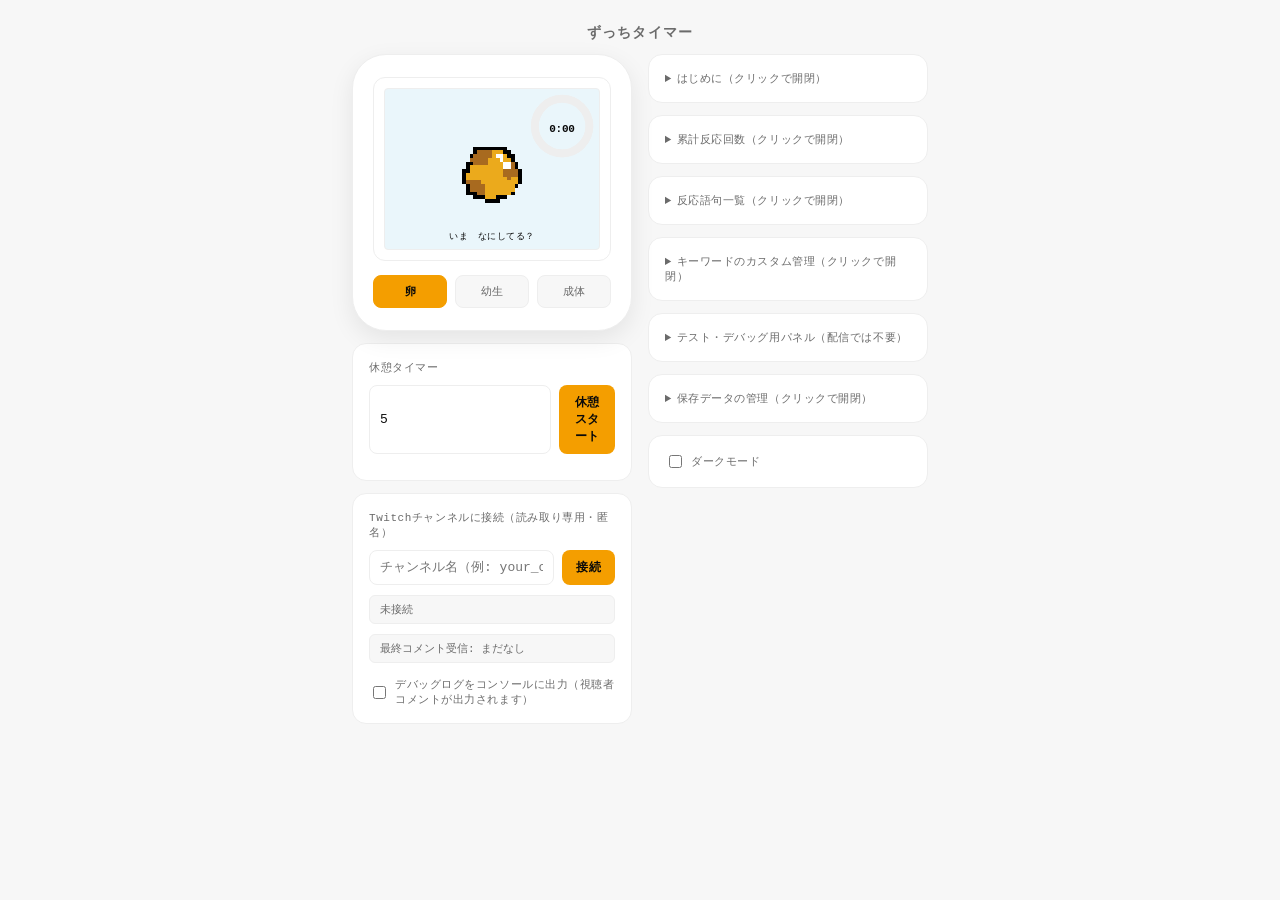
<file: index.html>
<!DOCTYPE html>
<html lang="ja">
<head>
<meta charset="UTF-8">
<title>ずっちタイマー</title>
<meta property="og:title" content="ずっちタイマー">
<meta property="og:description" content="Twitch配信の休憩をキャラと一緒に。OBS対応・匿名接続・無料の休憩タイマー＆コメント反応キャラ">
<meta property="og:type" content="website">
<meta property="og:url" content="https://okazakiruton.github.io/fans_timer/">
<meta property="og:image" content="https://okazakiruton.github.io/fans_timer/ogp-image.png">
<meta name="twitter:card" content="summary_large_image">
<meta name="twitter:title" content="ずっちタイマー">
<meta name="twitter:description" content="Twitch配信の休憩をキャラと一緒に">
<meta name="twitter:image" content="https://okazakiruton.github.io/fans_timer/ogp-image.png">
<link rel="stylesheet" href="style.css">
</head>
<body>


<h1>ずっちタイマー</h1>

<div class="layout">
<div class="layout-col">

<div class="device">
  <div class="screen-frame">
    <div class="screen">
      <div class="timer-ring" id="timerRing">
        <svg viewBox="0 0 40 40">
          <circle class="ring-bg" cx="20" cy="20" r="17"></circle>
          <circle class="ring-fg" id="ringFg" cx="20" cy="20" r="17"></circle>
        </svg>
        <span class="ring-label" id="ringLabel">0:00</span>
      </div>
      <div class="stage" id="stage"></div>
      <div class="sideobj" id="sideobj"></div>
      <div class="caption" id="caption">いま　なにしてる？</div>
    </div>
  </div>
  <div class="stagebar">
    <button data-stage="egg" class="active">卵</button>
    <button data-stage="baby">幼生</button>
    <button data-stage="adult">成体</button>
  </div>
</div>

<div class="panel essential">
  <label>休憩タイマー</label>
  <div class="row">
    <input type="text" id="timerMinutes" value="5" placeholder="分（1〜360）">
    <button class="send" id="timerStartBtn">休憩スタート</button>
  </div>
  <div id="timerMinutesError" style="font-size:11px;color:var(--error)"></div>
</div>

<div class="panel essential">
  <label>Twitchチャンネルに接続（読み取り専用・匿名）</label>
  <div class="row">
    <input type="text" id="channelInput" placeholder="チャンネル名（例: your_channel）">
    <button class="send" id="connectBtn">接続</button>
  </div>
  <div class="conn-status" id="connStatus">未接続</div>
  <div class="conn-status" id="lastReceived">最終コメント受信: まだなし</div>
  <label style="display:flex;align-items:center;gap:6px;margin-top:4px;font-size:11px">
    <input type="checkbox" id="debugLogToggle" style="width:auto"> デバッグログをコンソールに出力（視聴者コメントが出力されます）
  </label>
</div>

</div>
<div class="layout-col">

<details class="panel" id="guidePanel">
  <summary style="cursor:pointer;font-size:11px;color:var(--text-secondary);letter-spacing:.05em">はじめに（クリックで開閉）</summary>
  <ol style="margin:8px 0 0;padding-left:18px;font-size:12px;line-height:1.7;color:var(--text)">
    <li>下の「Twitchチャンネルに接続」欄に、あなたの配信のチャンネル名を入力して「接続」を押します</li>
    <li>「休憩タイマー」欄に休憩時間（分）を入力して「休憩スタート」を押すと、キャラが卵から育ち始めます</li>
    <li>OBSに設置する場合は、下のボタンでURLをコピーして「ブラウザ」ソースのURL欄にそのまま貼り付けてください</li>
    <li>OBSに設定したあとは、そのソースを右クリック→「操作（Interact）」を選ぶと、OBSの中で直接「休憩スタート」やTwitch接続の操作ができます（OBSのブラウザは配信者ご自身の通常のブラウザとは別物なので、この中で毎回操作する必要があります）</li>
  </ol>
  <div class="row" style="margin-top:10px">
    <input type="text" id="obsUrlField" readonly style="flex:1;font-size:11px" placeholder="OBS用URLがここに表示されます">
    <button class="send" id="copyObsUrlBtn">コピー</button>
  </div>
  <div id="copyObsUrlStatus" style="font-size:11px;color:var(--text-secondary);margin-top:4px"></div>
</details>

<details class="panel">
  <summary style="cursor:pointer;font-size:11px;color:var(--text-secondary);letter-spacing:.05em">累計反応回数（クリックで開閉）</summary>
  <div id="statsView" style="font-size:11px;color:var(--text-secondary);display:flex;flex-wrap:wrap;gap:6px;margin-top:8px"></div>
</details>

<details class="panel">
  <summary style="cursor:pointer;font-size:11px;color:var(--text-secondary);letter-spacing:.05em">反応語句一覧（クリックで開閉）</summary>
  <div id="allKeywordsView" style="font-size:11px;line-height:1.7;color:var(--text);margin-top:8px;max-height:280px;overflow-y:auto"></div>
</details>

<details class="panel">
  <summary style="cursor:pointer;font-size:11px;color:var(--text-secondary);letter-spacing:.05em">キーワードのカスタム管理（クリックで開閉）</summary>
  <div class="row" style="margin-top:8px">
    <select id="customCategorySelect" style="flex:1;background:var(--bg);border:1px solid var(--border);border-radius:8px;color:var(--text);padding:9px 10px;font-size:13px;font-family:inherit"></select>
  </div>
  <div class="row">
    <input type="text" id="customKeywordInput" placeholder="追加する言葉">
    <button class="send" id="customAddBtn">追加</button>
  </div>
  <div class="chips" id="customKeywordList"></div>
</details>

<details class="panel" style="padding:0">
  <summary style="cursor:pointer;padding:16px;font-size:11px;color:var(--text-secondary);letter-spacing:.05em">テスト・デバッグ用パネル（配信では不要）</summary>
  <div style="padding:0 16px 16px;display:flex;flex-direction:column;gap:10px">
    <label>視聴者コメントを送る（キーワード検出テスト用・手動入力）</label>
    <div class="row">
      <input type="text" id="chatInput" placeholder="例: かわいい／トイレ行く／www">
      <button class="send" id="sendBtn">送信</button>
    </div>
    <div class="chips" id="chips"></div>
    <div class="queue" id="queueView"></div>
    <button class="demo" id="demoBtn">複数コメントを自動投稿してキュー処理を確認</button>
    <div class="log" id="log"></div>
  </div>
</details>

<details class="panel">
  <summary style="cursor:pointer;font-size:11px;color:var(--text-secondary);letter-spacing:.05em">保存データの管理（クリックで開閉）</summary>
  <p style="font-size:11px;color:var(--text-secondary);margin:8px 0 10px">チャンネル名・休憩時間・累計反応回数・カスタムキーワードなど、このブラウザに保存している情報を全て削除します</p>
  <button class="demo" id="clearDataBtn">保存データを全て削除</button>
  <div id="clearDataStatus" style="font-size:11px;color:var(--text-secondary);margin-top:4px"></div>
</details>

<div class="panel">
  <label style="display:flex;align-items:center;gap:6px">
    <input type="checkbox" id="darkModeToggle" style="width:auto"> ダークモード
  </label>
</div>

</div>
</div>

<script src="app.js"></script>
</body>
</html>
</file>
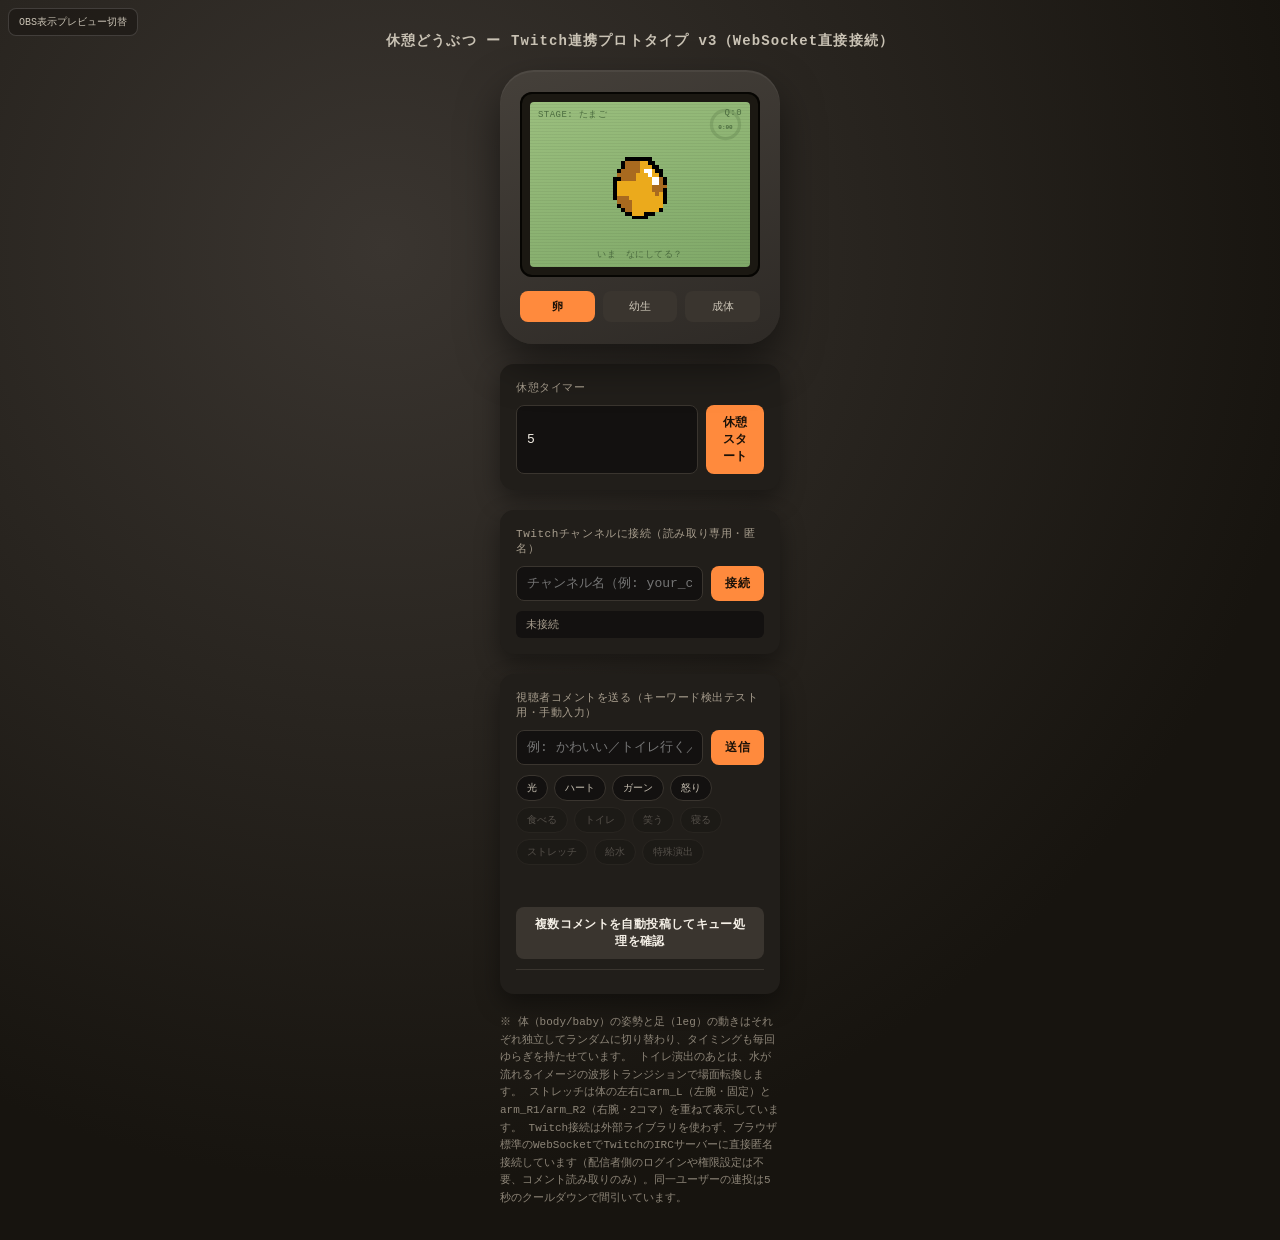
<file: break-pet-prototype-v15-obs.html>
<!DOCTYPE html>
<html lang="ja">
<head>
<meta charset="UTF-8">
<title>休憩どうぶつ プロトタイプ v2</title>
<style>
  :root{
    --lcd-bg: #9bbf7e;
    --lcd-bg-dark: #7fa868;
    --lcd-line: #4b6b3f;
    --shell: #2e2a26;
    --shell-hi: #45403a;
    --accent: #ff8a3d;
    --ink: #f4efe6;
  }
  *{box-sizing:border-box;}
  body{
    margin:0;
    min-height:100vh;
    display:flex;
    flex-direction:column;
    align-items:center;
    justify-content:center;
    gap:20px;
    background:radial-gradient(circle at 30% 20%, #3a3530, #17140f 70%);
    font-family:'Courier New', monospace;
    color:var(--ink);
    padding:32px 16px;
  }
  h1{
    font-size:14px;
    letter-spacing:.08em;
    color:#c9c2b4;
    font-weight:600;
    margin:0;
    text-align:center;
  }
  .device{
    width:280px;
    background:linear-gradient(160deg, var(--shell-hi), var(--shell));
    border-radius:34px;
    padding:22px 20px 22px;
    box-shadow:0 20px 40px rgba(0,0,0,.5), inset 0 2px 0 rgba(255,255,255,.05);
    position:relative;
  }
  .screen-frame{
    background:#1b1812;
    border-radius:12px;
    padding:10px;
    box-shadow:inset 0 0 0 2px #060502;
  }
  .screen{
    position:relative;
    width:100%;
    aspect-ratio: 4 / 3;
    background:
      repeating-linear-gradient(0deg, rgba(0,0,0,.05) 0 1px, transparent 1px 3px),
      linear-gradient(160deg, var(--lcd-bg), var(--lcd-bg-dark));
    border-radius:4px;
    overflow:hidden;
    display:flex;
    align-items:center;
    justify-content:center;
  }
  .stage{
    position:relative;
    width:42%;
    aspect-ratio:1/1;
    transition: transform .7s ease-in-out;
  }
  .stage img{
    position:absolute;
    inset:0;
    width:100%;
    height:100%;
    image-rendering: pixelated;
    image-rendering: crisp-edges;
    opacity:0;
    transition:opacity .04s steps(1);
  }
  .stage img.show{opacity:1;}
  .sideobj{
    position:absolute;
    right:14%;
    bottom:20%;
    width:26%;
    aspect-ratio:1/1;
    pointer-events:none;
  }
  .sideobj img{
    position:absolute;
    inset:0;
    width:100%;
    height:100%;
    image-rendering: pixelated;
    image-rendering: crisp-edges;
    opacity:0;
    transition:opacity .04s steps(1);
  }
  .obs-toggle{
    position:fixed;
    top:8px; left:8px;
    z-index:100;
    background:rgba(30,26,22,.75);
    color:#c9c2b4;
    border:1px solid rgba(255,255,255,.15);
    border-radius:8px;
    padding:6px 10px;
    font-size:10px;
    font-family:inherit;
    cursor:pointer;
  }
  /* OBS mode: strip every opaque background so only the character/effects/caption/timer
     remain, on a fully transparent page the streamer can position anywhere as a
     Browser Source. Enable by adding ?obs=1 to the file's URL. */
  body.obs-mode{
    background: transparent !important;
    padding: 0;
    justify-content: flex-start;
    align-items: flex-start;
  }
  body.obs-mode h1,
  body.obs-mode .stagebar,
  body.obs-mode .panel,
  body.obs-mode .note,
  body.obs-mode .status,
  body.obs-mode .obs-toggle{
    display:none !important;
  }
  body.obs-mode .device{
    background:none;
    box-shadow:none;
    padding:0;
    border-radius:0;
    width:220px;
  }
  body.obs-mode .screen-frame{
    background:none;
    padding:0;
    box-shadow:none;
  }
  body.obs-mode .screen{
    background:none;
  }
  .wave{
    position:absolute;
    left:0; right:0; bottom:0;
    height:160%;
    background: linear-gradient(180deg, rgba(140,195,255,.92), rgba(70,140,220,.92));
    clip-path: polygon(
      0% 22%, 4% 16%, 8% 22%, 12% 16%, 16% 22%, 20% 16%, 24% 22%, 28% 16%,
      32% 22%, 36% 16%, 40% 22%, 44% 16%, 48% 22%, 52% 16%, 56% 22%, 60% 16%,
      64% 22%, 68% 16%, 72% 22%, 76% 16%, 80% 22%, 84% 16%, 88% 22%, 92% 16%,
      96% 22%, 100% 16%, 100% 100%, 0% 100%
    );
    transform: translateY(105%);
    transition: transform .55s cubic-bezier(.45,0,.2,1);
    z-index: 30;
    pointer-events:none;
  }
  .wave.active{ transform: translateY(0%); }
  .status{
    position:absolute;
    top:6px; left:8px; right:8px;
    font-size:9px;
    letter-spacing:.05em;
    color:var(--lcd-line);
    display:flex;
    justify-content:space-between;
  }
  .caption{
    position:absolute;
    bottom:6px; left:0; right:0;
    text-align:center;
    font-size:9px;
    color:var(--lcd-line);
    letter-spacing:.05em;
  }
  .timer-ring{
    position:absolute;
    top:6px; right:8px;
    width:15%;
    aspect-ratio:1/1;
    z-index:40;
  }
  .timer-ring svg{
    width:100%; height:100%;
    transform: rotate(-90deg);
  }
  .timer-ring circle{
    fill:none;
    stroke-width:4;
  }
  .ring-bg{ stroke: rgba(75,107,63,.25); }
  .ring-fg{
    stroke: var(--lcd-line);
    stroke-linecap: round;
    stroke-dasharray: 106.8;
    stroke-dashoffset: 0;
    transition: stroke-dashoffset 1s linear;
  }
  .ring-label{
    position:absolute;
    inset:0;
    display:flex;
    align-items:center;
    justify-content:center;
    font-size:6px;
    color:var(--lcd-line);
    font-weight:700;
  }
  .stagebar{
    display:flex;
    justify-content:center;
    gap:8px;
    margin-top:14px;
  }
  .stagebar button{
    flex:1;
    background:#3a352f;
    color:#c9c2b4;
    border:none;
    border-radius:8px;
    padding:8px 4px;
    font-size:11px;
    font-family:inherit;
    cursor:pointer;
  }
  .stagebar button.active{
    background:var(--accent);
    color:#1b1108;
    font-weight:700;
  }

  .panel{
    width:280px;
    background:#211e1a;
    border-radius:14px;
    padding:16px;
    display:flex;
    flex-direction:column;
    gap:10px;
    box-shadow:0 10px 24px rgba(0,0,0,.4);
  }
  .panel label{
    font-size:11px;
    color:#a89e8e;
    letter-spacing:.05em;
  }
  .row{display:flex; gap:8px;}
  input[type=text]{
    flex:1;
    background:#131110;
    border:1px solid #3a352f;
    border-radius:8px;
    color:var(--ink);
    padding:9px 10px;
    font-size:13px;
    font-family: inherit;
  }
  input[type=text]:focus{outline:1px solid var(--accent);}
  button.send, button.demo{
    background:var(--accent);
    color:#1b1108;
    border:none;
    border-radius:8px;
    padding:9px 14px;
    font-size:12px;
    font-weight:700;
    letter-spacing:.03em;
    cursor:pointer;
  }
  button.demo{
    background:#3a352f;
    color:var(--ink);
    width:100%;
  }
  .chips{
    display:flex;
    gap:6px;
    flex-wrap:wrap;
  }
  .chips button{
    background:#131110;
    border:1px solid #3a352f;
    color:#c9c2b4;
    border-radius:20px;
    padding:5px 10px;
    font-size:10px;
    font-family:inherit;
    cursor:pointer;
  }
  .chips button:disabled{
    opacity:.3;
    cursor:not-allowed;
  }
  .queue{
    display:flex;
    gap:6px;
    min-height:22px;
    flex-wrap:wrap;
  }
  .queue span{
    font-size:10px;
    background:#3a352f;
    color:#c9c2b4;
    padding:3px 7px;
    border-radius:6px;
  }
  .log{
    max-height:110px;
    overflow-y:auto;
    font-size:11px;
    color:#8d8578;
    display:flex;
    flex-direction:column;
    gap:4px;
    border-top:1px solid #3a352f;
    padding-top:8px;
  }
  .log div span.tag{color:var(--accent); font-weight:700;}
  .note{
    width:280px;
    font-size:11px;
    line-height:1.6;
    color:#8d8578;
  }
  .conn-status{
    font-size:11px;
    padding:6px 10px;
    border-radius:6px;
    background:#131110;
    color:#a89e8e;
  }
  .conn-status.ok{ color:#8fd19e; }
  .conn-status.err{ color:#e08585; }
</style>
</head>
<body>

<button class="obs-toggle" id="obsToggleBtn">OBS表示プレビュー切替</button>

<h1>休憩どうぶつ ー Twitch連携プロトタイプ v3（WebSocket直接接続）</h1>

<div class="device">
  <div class="screen-frame">
    <div class="screen">
      <div class="status"><span id="stageLabel">STAGE: たまご</span><span id="queueCount">Q:0</span></div>
      <div class="timer-ring" id="timerRing">
        <svg viewBox="0 0 40 40">
          <circle class="ring-bg" cx="20" cy="20" r="17"></circle>
          <circle class="ring-fg" id="ringFg" cx="20" cy="20" r="17"></circle>
        </svg>
        <span class="ring-label" id="ringLabel">0:00</span>
      </div>
      <div class="stage" id="stage"></div>
      <div class="sideobj" id="sideobj"></div>
      <div class="caption" id="caption">いま　なにしてる？</div>
    </div>
  </div>
  <div class="stagebar">
    <button data-stage="egg" class="active">卵</button>
    <button data-stage="baby">幼生</button>
    <button data-stage="adult">成体</button>
  </div>
</div>

<div class="panel">
  <label>休憩タイマー</label>
  <div class="row">
    <input type="text" id="timerMinutes" value="5" placeholder="分">
    <button class="send" id="timerStartBtn">休憩スタート</button>
  </div>
</div>

<div class="panel">
  <label>Twitchチャンネルに接続（読み取り専用・匿名）</label>
  <div class="row">
    <input type="text" id="channelInput" placeholder="チャンネル名（例: your_channel）">
    <button class="send" id="connectBtn">接続</button>
  </div>
  <div class="conn-status" id="connStatus">未接続</div>
</div>

<div class="panel">
  <label>視聴者コメントを送る（キーワード検出テスト用・手動入力）</label>
  <div class="row">
    <input type="text" id="chatInput" placeholder="例: かわいい／トイレ行く／www">
    <button class="send" id="sendBtn">送信</button>
  </div>
  <div class="chips" id="chips"></div>
  <div class="queue" id="queueView"></div>
  <button class="demo" id="demoBtn">複数コメントを自動投稿してキュー処理を確認</button>
  <div class="log" id="log"></div>
</div>

<div class="note">
  ※ 体（body/baby）の姿勢と足（leg）の動きはそれぞれ独立してランダムに切り替わり、タイミングも毎回ゆらぎを持たせています。
  トイレ演出のあとは、水が流れるイメージの波形トランジションで場面転換します。
  ストレッチは体の左右にarm_L（左腕・固定）とarm_R1/arm_R2（右腕・2コマ）を重ねて表示しています。
  Twitch接続は外部ライブラリを使わず、ブラウザ標準のWebSocketでTwitchのIRCサーバーに直接匿名接続しています（配信者側のログインや権限設定は不要、コメント読み取りのみ）。同一ユーザーの連投は5秒のクールダウンで間引いています。
</div>

<script>
const IMAGES = {"doll": "iVBORw0KGgoAAAANSUhEUgAAABgAAAAYCAYAAADgdz34AAABT0lEQVR4AdyUTU7DMBCFbUgBiZNwAlDZsoEtF2CNuAo7xC1gCSegghPARZBADYT5LE3lv0wNKl3UyoszM+/[base64]/C3EL3GRqXqNGpxcXziOBcRKYkCd/GgDioKkLgtp+uuJLlwtv0NiEFS/vHFEliQxkJez+BZZ4pZaYoDgLybbIkJbQ2EASfh+5/5tAWJFnD87PvJWc3pVDSisCj8AAAD//xOO0tsAAAAGSURBVAMAfYqkMVgg9K4AAAAASUVORK5CYIIA", "drink": "iVBORw0KGgoAAAANSUhEUgAAABgAAAAYCAYAAADgdz34AAAAoUlEQVR4AeyRwQmAMAxFW6dRDy6hE+gS3tzEs0voBLqEF92mNqIgQcivULDQ4rcNpP8laaI8rwgQBxxHFNiI0rYwt8TSrwTnR96HVZOu++LmDBAdWQIKMOweHKIAVW+zybv+3OmMEmAAasjz/gMY05IXB8VwB82+QIY8CQZ474Aq+wJBO9B2KdKUVYpEQEQogLy0/T1lQ/lzAchuLxnhAw4AAAD//5XCoGQAAAAGSURBVAMAsPkcMaasMMwAAAAASUVORK5CYIIA", "drink_1": "iVBORw0KGgoAAAANSUhEUgAAABgAAAAYCAYAAADgdz34AAAAo0lEQVR4AeyR0Q1AMBCGW9PgwRJMwBLebOLZEkzAEl7YpnoJiTTq/kqaaNLGrzmu/3d3TYTnFQHsgOOIAhtR2hbqElv6meB8yfuwStJ5nt2cAayjkYAClHEODlEAbGgm/gdQb7PKu17QTjIrtcVwB2Na2jxev8OAZl9ejWw/YYD3DqjCLxC0A6mXIE1ZJUgERIQCyEvq11065B8XAO/2kBE+4AAAAP//JJLTyQAAAAZJREFUAwA+qhwxxdBhLQAAAABJRU5ErkJgggAA", "drink_2": "iVBORw0KGgoAAAANSUhEUgAAABgAAAAYCAYAAADgdz34AAAAoElEQVR4AeyRwQ1AQBBFd1WDgyaoQBVuOnHWBBWowoVuxoyQyITM34OD2Im/m0lm/7N/E/dyRYAZcIzoYxGlTUGnzF8/BoIfee1nLzrOm1swwHRUAyiA1Dm4RQGwoR78EYC49PWRHo7IcyGGegYG8AUobztXLxOJtNFTDwPEYEhL2YKEAjgg73hxY1btQikoQPw8L1dxa38hANvtZuL7gA0AAP//tylgLAAAAAZJREFUAwAHzB0xHbJQ1QAAAABJRU5ErkJgggAA", "drink_3": "iVBORw0KGgoAAAANSUhEUgAAABgAAAAYCAYAAADgdz34AAAAkElEQVR4AeyTQQqAMAwEW1/jyXf5JN/lyd/ELLQgQdjNwUOxwW0NJDs26lI+jgmgA54jGmxE675ZF330VpB+yddxVqj10y0NoI6hQAVY6JNTFSAbxsIfAcwjHl/J5RFVD8Uw1sgAP4Blvv8OkgFoAAR7RirAB1SLL/DGPwHhnkoFwKj68pSn/MoAuNtLxfiAGwAA//+uNqJiAAAABklEQVQDAEl+GzH2+fIjAAAAAElFTkSuQmCC", "ebi": "iVBORw0KGgoAAAANSUhEUgAAABgAAAAYCAYAAADgdz34AAABW0lEQVR4AdTUvXHCUBAEYOGIzJUQ0o47cDXuwO0QUokzMqxPM8vce8BDgRyYmZ3729s9NIK36Y8/mxp8HQ7X/t7NDIh/7PeTWE02MyD+fbks2j/H4+2bbGLg6ohXI25Dg3oJcg/COETBnJHcTP3UwOL76bRDGoEgVI6aCY2HBgYjcdcBkQhHVP15Pu/[base64]/NCDgMRGD8vpezZ6J1v7QAHH+Ddz+uGputgYvDdaIjDj/3+AXAAD//7zO6osAAAAGSURBVAMAwefgMdue1/4AAAAASUVORK5CYIIA", "ebi_1": "iVBORw0KGgoAAAANSUhEUgAAABgAAAAYCAYAAADgdz34AAABTElEQVR4AdTUsXHCQBCFYeGIzJUQ0o47cDXuwO0QUokzMnyfZlazd5IO2SMCmHlzp91371+BxNvw5M+ugK/T6d7OuxtA+MfxOFgzZDeA8O/bbcz+OZ+nO9kFYOoIzyC0LiBPwtxKMI9Q0gey13O9CnDw/XI5MPUkkLLHNYiMRYBGL9x0JCSCI9T15/V6cJ5mgC3hQkIBiVBr9KwVwFSKPeUAU/MGxL5VBWB0W9kESrmWIVF35/ax2lMFMFFjmJ7nJUiADEXOWgWHKoA70BDGXDSolSDl2VuqKLD4xkHs1bIqAAMJzaYSMILaOk/pjeH2S6oAzARC7YG12lI9zlYARgKhMKlRXP9lrQAOChZGfnSr+n81A+RA3zngWnivF2dmgGg8WoXnYdb8XYAAX5MwSo/vXW8tNNe7AMbyDkx/XHmvt0UPAVtCep7XB/wCAAD//z29rSIAAAAGSURBVAMAW8/TMctWpFYAAAAASUVORK5CYIIA", "ebi_2": "iVBORw0KGgoAAAANSUhEUgAAABgAAAAYCAYAAADgdz34AAABMUlEQVR4AdTUzXHCMBCGYZMTt1TCkXbSQapJB2mHI5Xkxs3xw4w8K9mSwSMOMPMheXf1vdL652N48a8r4Od0Gsv9dgMw/zoeB2OEdAMw/73d7t5/5/N8ki4Au07mEYTWBMSdKC7FWA1Tkgcyl3NdBVj4ebkcFNX0fb0e1FCsSRAeqwCJclE0WJurt3O5CF4A9pgzJRDm5kkZIPUtJXuMGcAR7SIag1KMPTPPAG6OFgWD+XneC8kATsCcGdCkQWzqq/DiLb0HN/4ygPYQ07gugcp4rKnNM8BkNBIIlYvWYmVNeZ0BGBAIpWIxStfPjBnAQsbMyE03iu/VAhAN9RywZt7KpTULQEpsjczjZmr1TQADbWJG4fEd5WqmMd4EKJzegfmLGedyj2gT8IhJq+b9Af8AAAD//1TbNxAAAAAGSURBVAMA7ICnMXtmpHoAAAAASUVORK5CYIIA", "wc_1": "iVBORw0KGgoAAAANSUhEUgAAABgAAAAYCAYAAADgdz34AAAA6klEQVR4AbSTTQrCMBBGU3c9kaIn0At7A8ETdal9i4EhzE8mtIWPpJnMezHUSzv5mRb8usc755QAdg+01thTFnggYFbKAgsSrZUE1dMjLgloqOYwwbI/lvwQwc5eLDhrqYB7l9DQJ4Kz1xVY0HVdG6FxNKYAuAAASvSazLPRFEgTYJnrcds2/RrOQ0HfCZj069F7KACmo0Hvz7cRvWbNTYH3ZQCUAHs9bu7nSZ2YAgoC0uPzfm067MviCjidhjHPYFbdFbDZu6qsRl0SCvT/QRqqoyvI4NRJJnQFXM9IpgVZ42jd/QWjgGzfHwAA///4ItoyAAAABklEQVQDAKfTezF0BGG8AAAAAElFTkSuQmCC", "egg": "iVBORw0KGgoAAAANSUhEUgAAABgAAAAYCAYAAADgdz34AAABD0lEQVR4AeyS2wkCQQxFs9qC/ilaimANijVoP9bgowbBVkT/tAVZ5w4TCTOJ2QX3R5S9m8zmcTLBHnX8+wPcBf/+iuqwA08hxX7cFe3WE5K6H0bESm0xQHJL8wlQo3FZQjRYXKMASnETYgK05vPZM/[base64]//igTb4QAAAAZJREFUAwD/UVwxQsk7egAAAABJRU5ErkJgggAA", "egg2": "iVBORw0KGgoAAAANSUhEUgAAABgAAAAYCAYAAADgdz34AAABDklEQVR4AeyRzQ3CMAyFU1gBbiAYBYkZQMwA+zADPzMgsQqCG6yASl4US24SO6mqShyK+rDr2P4cd2R6/g2A7IL/YkW1HVOSPdKf3A3q035huN6XmYF8W4C9mzY5QLrKRkshGsBNb3tFz2TzNFAJRARgLWHn9errQp/r3Fn8MQheI0mAend8RMk8AAhuAflhkt9DArgPiYm5OKDUFwElDc6HpYGQ628Bt6FOAN5JWmknANYHCFn4oUTA7T42pLCIv2vNkScBKhySACK/rZUARtqpAmgMRXkiwCZUpZDp9mXT048GQIWDhCA0ZMLkEPIj5QAoQHHFGiIGuTgcTSUAqqeGZCmu2jYAtZF02DvgBwAA//+8Z0G2AAAABklEQVQDAK7LVDEJJeSTAAAAAElFTkSuQmCC", "baby1": "iVBORw0KGgoAAAANSUhEUgAAABgAAAAYCAYAAADgdz34AAAAy0lEQVR4AeyS3QnCQBCEV63BN4sR7MEi7UGwGN+sQeLNxsCyzM3FYAiBhMzt3f59lyV7m/nZAM0BLz6irlwRKoa+iEE0CKf6glgY96iDutftBAuxOPymAIYGkGeaoUmUu1PcfXGRgCERTZhifNhnWwPgpnZ/HJrKDfO5BvDx5OQp5ypgSjNWIwGX85vV/OSTAHQCRAk5Sk2AKh4Tk4Dj9WljpEAM4L8oGn8Ld8Uq+SVKDn0ZIDejhcEZ84O73zJAH/nTugGag1z/iD4AAAD//6E/xGwAAAAGSURBVAMAe8BOMaTXuAIAAAAASUVORK5CYIIA", "baby2": "iVBORw0KGgoAAAANSUhEUgAAABgAAAAYCAYAAADgdz34AAAAwUlEQVR4AeyQUQoCMQxEq57BPw8jeAcP6R0ED+OfZ5C1b2UglqTBhWV/uuyQNJnMtNmXlb9hkC540xVN9XpCTd0/65fuC163k1QRUq5oazZXf45dAxiNCUJCoQfgRUgNGETEAz0DjM3xm0YGE4L3x6FkQAYu0UNk4HEX1bY1uJzfi25th9IXYNKDFfPy0OB4fRbgDalGX1CtjZHBrhLBbCKRNlYOPzyB8w8iA5E02IviujEzcIf+KQ6DdFtjRemKPgAAAP//MDA36QAAAAZJREFUAwAE5E0xg+K1NwAAAABJRU5ErkJgggAA", "body1": "iVBORw0KGgoAAAANSUhEUgAAABgAAAAYCAYAAADgdz34AAAAvUlEQVR4AeyQUQrCMBBEo57BPw8jeAcP6R0ED+OfZ5C6T4xEyeyuSCmUlgxJszP72l2XkZ8FEA7YG9FgaWSbu/CgrkkB2gBn9N2Au+F22tV73uv5vStAIVj1ctOg1dNDDR97TxLQmmnQU+tR5xRAhTP3LuB82ZRIEcQFROFMfVrAYX/PfKTrCf8AiCe3uxVDgHn+WjMGbI/X1GjwIWVWI1oRIBjJfHir7PVzKQCuGop2vFIeQIZ+KSyAcFoPAAAA//8oAizHAAAABklEQVQDACk/TTFQZhgFAAAAAElFTkSuQmCC", "body2": "[base64]/AIgmtTsnTQB7Lo1kANwT3gkuIk/bSAbYWu6jpIDQX4iAf9nSGe33TyQBPmy8Ii6fhwSYswneL8A8xBEAAP//Mu99jQAAAAZJREFUAwCB+lUxzcblHQAAAABJRU5ErkJgggAA", "eye1": "iVBORw0KGgoAAAANSUhEUgAAABgAAAAYCAYAAADgdz34AAAAYUlEQVR4AeyS0QpAIQhD7+7//3Mp+JBEnafeJkU5p4Ph/z0OC6DBtsgWoQNIwC0aFeukgsaKnf4okI2S8mlX2rFGqAQFFBHcNi2gzPNG6X5Q4N7OVQugR7bIFqEDSHi+RRMAAP//VjssGgAAAAZJREFUAwDfZBAxnJezNgAAAABJRU5ErkJgggAA", "eye2": "iVBORw0KGgoAAAANSUhEUgAAABgAAAAYCAYAAADgdz34AAAAWklEQVR4AeySOw4AIAhD1fvf2Q9hApLnYlzKoLEWmrww2uNSAAIWIiFCAmi42aJ5Kkw60gxa+cSAPSk1VloyuYAB3cv9drnU7QEHBkA/fitAiJAAGrRF/xEtAAAA//+hMpR6AAAABklEQVQDAJlGEDEZISZZAAAAAElFTkSuQmCC", "eye_sleep": "iVBORw0KGgoAAAANSUhEUgAAABgAAAAYCAYAAADgdz34AAAAV0lEQVR4AeySSwoAIAhEq/vfuXRgljJuhBYT+UWxHp41fDxAAjYiI5IEZMEXW3TjmZRwcRmnRaJSnR/saKaEi8s4LRKV6gyoelt5D5CYjMiIJAFZML5FDwAA//8OBTpIAAAABklEQVQDAE3dBjFdyepRAAAAAElFTkSuQmCC", "eye_heart": "iVBORw0KGgoAAAANSUhEUgAAABgAAAAYCAYAAADgdz34AAAAbUlEQVR4AeyS0QmAMAwFYwdxCPefwSEcRCUfhQQOfBT8e4XS9GgScnTEz8sNPgVbkRVF3Mf1pId51riy5LSlX0SFiC01GOe+ZeI8a1xZctrSBFSI2HIDSlSZNIFajN65AVlpzIqaDrpYEVlp7AUAAP//4teVygAAAAZJREFUAwCJDxgx/qpNgQAAAABJRU5ErkJgggAA", "leg1": "iVBORw0KGgoAAAANSUhEUgAAABgAAAAYCAYAAADgdz34AAAAXElEQVR4AeySwQ4AEAxDx///M+vBYbKlDsSlohHT2Dzr9ngoAQUsREJECVCDukiIKAFqUBddQTSKW6p4sH//g6MqQ8nbhr2guR/yJZ0oAEoPEWQJ4KmExEuVxyYAAAD//z37yisAAAAGSURBVAMAVgAFMXStz28AAAAASUVORK5CYIIA", "leg2": "iVBORw0KGgoAAAANSUhEUgAAABgAAAAYCAYAAADgdz34AAAAb0lEQVR4AeySQQ6AMAgEq///s2YSOdBK5+RJmtCmC+ySDef4+LSAGtwWtUXqgBb0FrVF6oAW/GOLrsKHCk/lZpGRWH6YANMcXC9R4anUBCCppgQnnwjnz04AAmLuiT/k5InAlncnAEHE0vgAlh83AAAA//+BSZ9GAAAABklEQVQDAKt1CjHVA7dhAAAAAElFTkSuQmCC", "effect_sparkle": "iVBORw0KGgoAAAANSUhEUgAAABgAAAAYCAYAAADgdz34AAAAmUlEQVR4AeyQwQ2AIBAEhRosx/Itxx4wSzLkJOEjyw+Ty52KM+fmY/FlF5TnKnFnuyDCNVsFbE+3C9J5J0Hpmq1/IGBfdkHcXrIqiJnpobOqwAnsWZnt6f2B2ftMZvRZYP99jWgVXLIq0KBaEVMTAKdL+LciowmIiT4LR9IEAs7CIwPWR6ADjgIu1hKBwNQWkMSw74iG0fDiBQAA//982RnyAAAABklEQVQDAOteMDFfppgkAAAAAElFTkSuQmCC", "effect_sparkle2": "iVBORw0KGgoAAAANSUhEUgAAABgAAAAYCAYAAADgdz34AAAAoklEQVR4AeyT0QmAMAxE1Rkcx/Edxx2UK7xASvyQpH5VCFdjcy8NdlsGPw5wX8ddzXOArHnUoAH4iH6FUYdSb4B1P1clUa2/BHUotQYgkdHeXF4OEG3Qpkw4QMborXYC3iZj+f9G1F8QayG5aCfAHE16uvIG4P9H3Y7kSwPIo8I8moABBBkRZQC6R2m2DMCI0XKADHtz5cpOILMoJiCaiss9AAAA///wNTWjAAAABklEQVQDAPAwMDGa966QAAAAAElFTkSuQmCC", "effect_heart": "iVBORw0KGgoAAAANSUhEUgAAABgAAAAYCAYAAADgdz34AAAAZklEQVR4AeyRwQlAIQxD/3cQh3D/GRzCQVRSVHooeKmgECE0ekjKM3yHDwu2gInoEkQ1lYZV5oT30vrkE+FYUgpCjr9cxoT3khQgbJbAe2oVeIbqLBZoGqYnIhOLfiQiTcP07yPqAAAA//+7urFxAAAABklEQVQDAI8hDDHHvK7iAAAAAElFTkSuQmCC", "effect_bad": "iVBORw0KGgoAAAANSUhEUgAAABgAAAAYCAYAAADgdz34AAAAcklEQVR4AeyQ0QnAIAxE2w7TFbpMx3MZV3AZ5T78iJxKUEEhQlAj+rz3XIuHAbqCz1H0/SGyOOoE+aFyZo+jpwbgkqb2A3j33kiQZ6xbNZygBxoGtH6Ps2mAWpJpAPyWlQGYFdEzRUIH25giZkX0litKAAAA///+z2XlAAAABklEQVQDAIPLEDHPaBlxAAAAAElFTkSuQmCC", "effect_angry": "iVBORw0KGgoAAAANSUhEUgAAABgAAAAYCAYAAADgdz34AAAAdklEQVR4AeyQwQnAMAwD24yU/WfISG25hx8WhoJLIQ8FhCw/pFjj+Pk54LXgvSu65rw5IZhZ0b5ATVVHUDtgrHUCjGDArGgH8GOAIQyYFe0A/bHqCGoHYBCmwewUnwLUrNIOqFpJO1eU6qiEK6paSTtXlOqoxAMAAP//LNY7JAAAAAZJREFUAwBw2iAxmRlfjAAAAABJRU5ErkJgggAA", "zzz1": "iVBORw0KGgoAAAANSUhEUgAAABgAAAAYCAYAAADgdz34AAAAXklEQVR4AeyQQQpAIRBC/+/+d66EZiEZVNAiMhpsDBRe+g6f9wpyJYqpMndXEf0tNkpCm93LagESUIKJN3Q4OwXDMPXhAkWFPCMiHGoxIkWFPCMiHGoxIkWFvPsRFQAAAP//5PcS2gAAAAZJREFUAwAiXAQx7E0eMQAAAABJRU5ErkJgggAA", "zzz2": "iVBORw0KGgoAAAANSUhEUgAAABgAAAAYCAYAAADgdz34AAAAY0lEQVR4AeySQQrAMAgE2/7/z20WuuBBGDyUEtgQ0YhxcPE6Pj6/A+41oG2F80sTnG9L+zGMAGoohn0F1bzi1gighjY3qG/FzreeAO2nSTIAVCsSRSJUAAuyRZEIFcCC/bfoAQAA//+iPlw3AAAABklEQVQDAJf+CTGps1faAAAAAElFTkSuQmCC", "zzz3": "iVBORw0KGgoAAAANSUhEUgAAABgAAAAYCAYAAADgdz34AAAAfklEQVR4AeySwQqAMAxD1f//Z+07BHMoxLGTUDGka2uCYdfxPneVjjruv25wlhwoOsTUW3ADhPgDF+csMF+GGyCEAAyoZSamD5h9ghsg4kBAYmLmXZ9eCzfoFhAUNPcztfotJ4P2o5XmGMS0JqKJKCYQF+YWTUQxgbjw/1v0AAAA//8eDZ2DAAAABklEQVQDAJ0wETHfJJStAAAAAElFTkSuQmCC", "smile": "iVBORw0KGgoAAAANSUhEUgAAABgAAAAYCAYAAADgdz34AAAAYklEQVR4AeySQQoAIQwDu/v/P+8aQRAJjB68RdRKbBsY+tblFQMEHERBhAQwYWeKPtPFaSatigzU6GmVii30rfeq9Q93kYEaqW7E+T1r0u0hA1t0IsYAaQVRECEBTLg+RT8AAAD//4qvjfYAAAAGSURBVAMAJ+wGMSz7cpEAAAAASUVORK5CYIIA", "arm_L": "iVBORw0KGgoAAAANSUhEUgAAABgAAAAYCAYAAADgdz34AAAA1ElEQVR4AeySYQ7CIAyF2S7oeTyB5/GCaj+yLrW0jpqY+GOGF6CU97XMtf34dwIOH/jbJ3qKs5Vs41EFqGl73K+7xJq4TOOoAqypdwshZYB3ZU83zJHKgPVyaygyk9jQRRlAtUjMpsYRgIqsevW+A7NfPDUDdFMqteKy7lk7DeacRwDM+7+FBCvMTbX2KF1HgNBcHYDoemYOATMXZ3P+H7B9k/AD02XUwbJd4vxNxL0kITWXsxYBiHdIYoahFfmpMgAXrImuiZf0CVAyypJPQPYye/wFAAD///Wu9zMAAAAGSURBVAMAyuFGMfBPNyIAAAAASUVORK5CYIIA", "arm_R1": "iVBORw0KGgoAAAANSUhEUgAAABgAAAAYCAYAAADgdz34AAABAklEQVR4AeyS2xHCIBBFif+pzQYswQaswAYswQZsUNxDWAc2PEJG/+JwXfZ5AD25P38OQPeBe0/kZUIqccdWC+Dfr5tTxbEKi27f1AAMyroNKMu1nBognLzVuDVXAqxOz7DT+e4Q+xGVAMX+Xz7RBMGeFh+RE3HLVBIqr9oNAiRtSW/A3s9z+J2wUqcw2earBsiroscNGD5dHjGymAjBAYT9agjAcDr98+pQutccsVRDAG3kBggfi9iXtAugp9eB1tc4tgWYeHOKStKhaks1xFoA8gECKBUJK/ISW/37egDpcTRlYpiVFFIjJl9bAHnH4jHMasmY770AM6buHoD628TMBwAA//+y45IOAAAABklEQVQDAHsxWDEMSRQyAAAAAElFTkSuQmCC", "arm_R2": "iVBORw0KGgoAAAANSUhEUgAAABgAAAAYCAYAAADgdz34AAAA3ElEQVR4AeySURLCIAxEaS/oeTyB5/GC1iwlnSRNCDg6/tRhhRCyDzJdy49/FyBtcNaijRykKJwbPcD2et4Lq9kyrIX5FAFgpKoNSOV6QQSoN+8VjuY8wOn2MFtvjwJhPSMP4NZ/s0ULCPa2iCHkSHilFG35I3pBhcgS+QJe80znGEZLPSKAPtUivACmLTwmsQfQsY/FFEAYoVYpyk0BlONg8FfAgp4PXjQ8lr2gQgCS8tyQp/3T15cBqKagSAlmVnQQZ2jSYwSgK/YIZlZ7xvx/CjA2cXgB4t60zBsAAP//5zKdXQAAAAZJREFUAwCa4UYxO0I4gAAAAABJRU5ErkJgggAA"};

const stageEl = document.getElementById('stage');
const sideEl = document.getElementById('sideobj');
const caption = document.getElementById('caption');
const stageLabel = document.getElementById('stageLabel');
const queueView = document.getElementById('queueView');
const queueCount = document.getElementById('queueCount');
const logEl = document.getElementById('log');
const chipsEl = document.getElementById('chips');

// build img elements for every asset, layered by z-order groups
const ALL_KEYS = Object.keys(IMAGES);
const SIDE_KEYS = ['drink','drink_1','drink_2','drink_3','ebi','ebi_1','ebi_2','wc_1','doll'];
const layerEls = {}; // key -> img el
const Z = { base:1, leg:2, arm:2, eye:3, effect:4, zzz:5 };
function keyToLayer(k){
  if(['egg','egg2','baby1','baby2','body1','body2','doll'].includes(k)) return 'base';
  if(['leg1','leg2'].includes(k)) return 'leg';
  if(['arm_L','arm_R1','arm_R2'].includes(k)) return 'arm';
  if(['eye1','eye2','eye_sleep','eye_heart','smile'].includes(k)) return 'eye';
  if(k.startsWith('effect_')) return 'effect';
  if(k.startsWith('zzz')) return 'zzz';
  return 'base';
}
ALL_KEYS.forEach(k=>{
  const im = document.createElement('img');
  im.src = 'data:image/png;base64,' + IMAGES[k];
  if(SIDE_KEYS.includes(k)){
    sideEl.appendChild(im);
  } else {
    im.style.zIndex = Z[keyToLayer(k)];
    if(k === 'arm_L') im.style.transform = 'translateX(50%)';
    if(k === 'arm_R1' || k === 'arm_R2') im.style.transform = 'translateX(-50%)';
    stageEl.appendChild(im);
  }
  layerEls[k] = im;
});

function showOnly(keys){
  // hide everything in the main stage, show given keys
  ALL_KEYS.filter(k=>!SIDE_KEYS.includes(k)).forEach(k=> layerEls[k].classList.remove('show'));
  keys.forEach(k=> { if(layerEls[k]) layerEls[k].classList.add('show'); });
}
function showSideOnly(keys){
  SIDE_KEYS.forEach(k=> layerEls[k].classList.remove('show'));
  keys.forEach(k=> { if(layerEls[k]) layerEls[k].classList.add('show'); });
}

// ---- idle loop per stage ----
let currentStage = 'egg';
let idleTimer = null;
let reactionPlaying = false;

const IDLE = {
  egg:  { base:['egg','egg2'], eye:null, leg:null, wander:false },
  baby: { base:['baby1','baby2'], eye:['eye1','eye1','eye1','eye2'], leg:null, wander:true },
  adult:{ base:['body1','body2'], eye:['eye1','eye1','eye1','eye2'], leg:['leg1','leg2'], wander:true },
};

let idleFrame = 0;
let idleTimeoutId = null;
let wanderTimer = null;
function tickIdle(){
  if(!reactionPlaying){
    const cfg = IDLE[currentStage];
    const keys = [];
    const baseIdx = cfg.base.length>1 ? Math.floor(Math.random()*cfg.base.length) : 0;
    keys.push(cfg.base[baseIdx]);
    if(cfg.eye) keys.push(cfg.eye[idleFrame % cfg.eye.length]); // eyes keep the steady blink rhythm
    if(cfg.leg){
      const legIdx = Math.floor(Math.random()*cfg.leg.length);
      keys.push(cfg.leg[legIdx]);
    }
    showOnly(keys);
    idleFrame++;
  }
  const nextDelay = 320 + Math.random()*380; // 320-700ms, irregular on purpose
  idleTimeoutId = setTimeout(tickIdle, nextDelay);
}
function tickWander(){
  const cfg = IDLE[currentStage];
  if(!cfg.wander || reactionPlaying){
    stageEl.style.transform = 'translateX(0)';
    return;
  }
  const range = 22; // px, small shuffle within the LCD screen
  const x = Math.round((Math.random()*2-1) * range);
  stageEl.style.transform = `translateX(${x}px)`;
}
function startIdle(){
  clearTimeout(idleTimeoutId);
  clearInterval(wanderTimer);
  idleFrame = 0;
  stageEl.style.transform = 'translateX(0)';
  tickIdle();
  wanderTimer = setInterval(tickWander, 1600);
}

const STAGE_LABEL = { egg:'たまご', baby:'ようせい', adult:'せいたい' };

function setStage(stageName){
  currentStage = stageName;
  document.querySelectorAll('.stagebar button').forEach(b=>{
    b.classList.toggle('active', b.dataset.stage === stageName);
  });
  stageLabel.textContent = 'STAGE: ' + STAGE_LABEL[currentStage];
  startIdle();
  renderChips();
}

document.querySelectorAll('.stagebar button').forEach(btn=>{
  btn.addEventListener('click', ()=>{
    setStage(btn.dataset.stage);
  });
});

// ---- reaction definitions ----
// available: stage tiers that unlock the category (cumulative)
const REACTIONS = [
  { id:'hikari', label:'光', keywords:['きらきら','ぴかぴか','light','いいぞ','その調子','がんば','頑張れ','頑張って','ファイト','応援してる','おつかれ','お疲れ様','こんにちは','おはよう','こんばんは','hello','やっほー','わこぴっぴ','わこつ','おつぴっぴ','おかえり','8888','やったー','うおおお'], minStage:'egg',
    play: async ()=>{ await flashEffect(['effect_sparkle','effect_sparkle2'], 3); } },
  { id:'heart', label:'ハート', keywords:['かわいい','かっこいい','すごい','さすが','尊い','いいね','素敵','最高','love','cute','nice','好き'], minStage:'egg',
    play: async ()=>{ await flashEffect(['effect_heart'], 3, currentStage==='adult' ? 'eye_heart' : null); } },
  { id:'gan', label:'ガーン', keywords:['きもい','うざい','つまらない','しょぼい','bad','ひどい','微妙'], minStage:'egg',
    play: async ()=>{ await flashEffect(['effect_bad'], 3); } },
  { id:'angry', label:'怒り', keywords:['怒った','なんでだよ','許さん','ふざけんな','マジ怒'], minStage:'egg',
    play: async ()=>{ await flashEffect(['effect_angry'], 3); } },
  { id:'eat', label:'食べる', keywords:['おなかすいた','ごはん','おやつ','食べたい','ランチ','昼飯','晩ごはん','おいしそう'], minStage:'baby', pausesIdle:false,
    play: async ()=>{ await playSideObject(['ebi','ebi_1','ebi_2'], 260); } },
  { id:'toilet', label:'トイレ', keywords:['トイレ','おしっこ','うんち','wc','お手洗い','化粧室'], minStage:'baby', pausesIdle:false,
    play: async ()=>{ await playSideObject(['wc_1'], 1400); await waveTransition(); } },
  { id:'laugh', label:'笑う', keywords:['w','ｗ','www','笑','草','lol','ワロタ','大草原','ウケる'], minStage:'baby',
    play: async ()=>{ await eyeOverlayAnim('smile', 4, 220); } },
  { id:'sleep', label:'寝る', keywords:['ねむい','眠い','寝る','おやすみ','ねむ','眠たい'], minStage:'baby',
    play: async ()=>{ await sleepAnim(); } },
  { id:'stretch', label:'ストレッチ', keywords:['ストレッチ','伸び','体操','肩こり','首痛い','腰伸ばす'], minStage:'adult',
    play: async ()=>{ await stretchAnim(); } },
  { id:'water', label:'給水', keywords:['水分補給','水飲も','のど渇いた','ドリンク','お茶','コーヒー','カフェイン'], minStage:'adult', pausesIdle:false,
    play: async ()=>{ await playSideObject(['drink','drink_1','drink_2','drink_3'], 260); } },
  { id:'special', label:'特殊演出', keywords:['おめでとう','ギフト','gift','sub','サブスク','登録した','フォローした'], minStage:'adult', pausesIdle:false,
    play: async ()=>{
      showSideOnly(['doll']);
      await sleep(500);
      reactionPlaying = true;
      stageEl.style.transform = 'translateX(0)';
      await flashEffect(['effect_sparkle','effect_heart','effect_sparkle2'], 4, 'smile', true);
      reactionPlaying = false;
      await sleep(400);
      showSideOnly([]);
    } },
];
const STAGE_ORDER = { egg:0, baby:1, adult:2 };
function isUnlocked(r){ return STAGE_ORDER[currentStage] >= STAGE_ORDER[r.minStage]; }

function renderChips(){
  chipsEl.innerHTML = '';
  REACTIONS.forEach(r=>{
    const b = document.createElement('button');
    b.textContent = r.label;
    b.disabled = !isUnlocked(r);
    b.addEventListener('click', ()=> submitComment(r.keywords[0]));
    chipsEl.appendChild(b);
  });
}

function currentEyeLeg(frameIdx, eyeOverride){
  const cfg = IDLE[currentStage];
  const keys = [];
  if(eyeOverride){
    keys.push(eyeOverride);
  } else if(cfg.eye){
    keys.push(cfg.eye[frameIdx % cfg.eye.length]);
  }
  if(cfg.leg) keys.push(cfg.leg[frameIdx % cfg.leg.length]);
  return keys;
}
function isLayeredBase(key){
  return key.startsWith('egg') || key.startsWith('baby') || key.startsWith('body');
}
async function playFrames(keys, ms){
  // for reactions that still take over the main character (e.g. stretch reusing body frames)
  const base = IDLE[currentStage].base;
  let i = 0;
  for(const k of keys){
    const frame = layerEls[k] ? k : base[0];
    const extra = isLayeredBase(frame) ? currentEyeLeg(i) : [];
    showOnly([frame, ...extra]);
    await sleep(ms);
    i++;
  }
}
async function playSideObject(keys, ms){
  // character keeps idling normally; the action sprite appears beside it
  for(const k of keys){
    showSideOnly([k]);
    await sleep(ms);
  }
  showSideOnly([]);
}
async function waveTransition(){
  const screenEl = document.querySelector('.screen');
  const wave = document.createElement('div');
  wave.className = 'wave';
  screenEl.appendChild(wave);
  await sleep(20);
  wave.classList.add('active');
  await sleep(600);
  wave.classList.remove('active');
  await sleep(600);
  wave.remove();
}
async function flashEffect(effectKeys, cycles, eyeOverride, bounce){
  const base = IDLE[currentStage].base;
  const prevTransition = stageEl.style.transition;
  if(bounce) stageEl.style.transition = 'transform .15s ease-out';
  for(let i=0;i<cycles;i++){
    const b = base[i % base.length];
    const eff = effectKeys[i % effectKeys.length];
    showOnly([b, eff, ...currentEyeLeg(i, eyeOverride)]);
    if(bounce){
      stageEl.style.transform = (i%2===0) ? 'translateY(-8px)' : 'translateY(0)'; // ~2 dots at this sprite's display scale
    }
    await sleep(260);
  }
  if(bounce){
    stageEl.style.transform = 'translateY(0)';
    stageEl.style.transition = prevTransition;
  }
}
async function eyeOverlayAnim(eyeKey, cycles, ms){
  const base = IDLE[currentStage].base;
  for(let i=0;i<cycles;i++){
    const b = base[i % base.length];
    showOnly([b, ...currentEyeLeg(i, eyeKey)]);
    await sleep(ms);
  }
}
async function stretchAnim(){
  const base = IDLE[currentStage].base;
  const rFrames = ['arm_R1','arm_R2'];
  for(let i=0;i<4;i++){
    const b = base[i % base.length];
    const r = rFrames[i % rFrames.length];
    showOnly([b, r, ...currentEyeLeg(i)]);
    await sleep(300);
  }
}
async function sleepAnim(){
  const base = IDLE[currentStage].base;
  const zzz = ['zzz1','zzz2','zzz3'];
  for(let i=0;i<3;i++){
    const b = base[i % base.length];
    const eyeOv = (currentStage==='baby' || currentStage==='adult') ? 'eye_sleep' : null;
    showOnly([b, zzz[i % zzz.length], ...currentEyeLeg(i, eyeOv)]);
    await sleep(400);
  }
}
function sleep(ms){ return new Promise(res=>setTimeout(res, ms)); }

function keywordMatches(text, kw){
  // short ASCII keywords (like "w", "lol") need word boundaries so they don't
  // match inside emote codes such as "kashiwoHiin" (contains "hi") or usernames.
  const isAsciiVeryShort = /^[a-zA-Z]{1,2}$/.test(kw);
  if(isAsciiVeryShort){
    const re = new RegExp('(^|[^a-zA-Z])' + kw.toLowerCase() + '($|[^a-zA-Z])');
    return re.test(' ' + text.toLowerCase() + ' ');
  }
  return text.toLowerCase().includes(kw.toLowerCase());
}
function matchReaction(text){
  for(const r of REACTIONS){
    if(!isUnlocked(r)) continue;
    if(r.keywords.some(k=>keywordMatches(text, k))) return r;
  }
  return null;
}

const queue = [];
let playing = false;
function renderQueue(){
  queueCount.textContent = 'Q:'+queue.length;
  queueView.innerHTML = '';
  queue.forEach(q=>{
    const s = document.createElement('span');
    s.textContent = q.label;
    queueView.appendChild(s);
  });
}
function log(text, tag){
  const d = document.createElement('div');
  d.innerHTML = '<span class="tag">['+tag+']</span> '+text;
  logEl.prepend(d);
}
async function processQueue(){
  if(playing) return;
  playing = true;
  while(queue.length){
    const next = queue.shift();
    renderQueue();
    const shouldPause = next.pausesIdle !== false;
    if(shouldPause){
      reactionPlaying = true;
      stageEl.style.transform = 'translateX(0)';
    }
    caption.textContent = next.label;
    await next.play();
    caption.textContent = 'いま　なにしてる？';
    if(shouldPause) reactionPlaying = false;
    await sleep(300);
  }
  playing = false;
  startIdle();
}
function submitComment(text, user){
  if(!text.trim()) return;
  const prefix = user ? (user+': ') : '';
  const r = matchReaction(text);
  if(r){
    queue.push(r);
    renderQueue();
    log(prefix + text + ' → 反応:'+r.label, 'MATCH');
    processQueue();
  } else {
    log(prefix + text + ' → 該当キーワードなし／未解放', 'SKIP');
  }
}
document.getElementById('sendBtn').addEventListener('click', ()=>{
  const input = document.getElementById('chatInput');
  submitComment(input.value);
  input.value='';
});
document.getElementById('chatInput').addEventListener('keydown', (e)=>{
  if(e.key==='Enter') document.getElementById('sendBtn').click();
});
const DEMO_COMMENTS = ['かわいい！','www草','トイレ行ってくる','ねむくなってきた','のど渇いた'];
document.getElementById('demoBtn').addEventListener('click', ()=>{
  DEMO_COMMENTS.forEach((c,i)=> setTimeout(()=>submitComment(c), i*550));
});

// ---- Twitch chat connection (native WebSocket IRC, anonymous read-only) ----
const connStatus = document.getElementById('connStatus');
const lastTriggerByUser = {}; // username -> timestamp ms
const USER_COOLDOWN_MS = 5000;
let ws = null;
let pingIntervalId = null;

function setStatus(text, cls){
  connStatus.textContent = text;
  connStatus.className = 'conn-status' + (cls ? ' '+cls : '');
}

function parseIrcMessage(raw){
  // minimal IRCv3 parser for PRIVMSG lines with tags
  let tags = {};
  let rest = raw;
  if(rest.startsWith('@')){
    const spaceIdx = rest.indexOf(' ');
    const tagStr = rest.slice(1, spaceIdx);
    rest = rest.slice(spaceIdx+1);
    tagStr.split(';').forEach(kv=>{
      const [k,v] = kv.split('=');
      tags[k] = v;
    });
  }
  // rest like: :user!user@user.tmi.twitch.tv PRIVMSG #channel :message text
  const match = rest.match(/^:(\w+)!\S+ PRIVMSG (#\S+) :(.*)$/);
  if(!match) return null;
  return { username: match[1], channel: match[2], message: match[3], tags };
}

document.getElementById('connectBtn').addEventListener('click', ()=>{
  const channel = document.getElementById('channelInput').value.trim().replace(/^#/,'').toLowerCase();
  if(!channel){ setStatus('チャンネル名を入力してください', 'err'); return; }

  if(ws){ try{ ws.close(); }catch(e){} clearInterval(pingIntervalId); }

  setStatus('接続中…');
  ws = new WebSocket('wss://irc-ws.chat.twitch.tv:443');

  ws.onopen = ()=>{
    const anon = 'justinfan' + Math.floor(10000 + Math.random()*89999);
    ws.send('CAP REQ :twitch.tv/tags twitch.tv/commands');
    ws.send('PASS SCHMOOPIIE');
    ws.send('NICK ' + anon);
    ws.send('JOIN #' + channel);
    pingIntervalId = setInterval(()=>{ if(ws && ws.readyState===1) ws.send('PING :keepalive'); }, 4*60*1000);
  };

  ws.onmessage = (evt)=>{
    const lines = evt.data.split('\r\n').filter(Boolean);
    for(const line of lines){
      if(line.startsWith('PING')){
        ws.send('PONG :tmi.twitch.tv');
        continue;
      }
      if(line.includes('376') || line.includes('Welcome')){
        setStatus('#'+channel+' に接続しました', 'ok');
      }
      if(line.includes('PRIVMSG')){
        const parsed = parseIrcMessage(line);
        if(!parsed) continue;
        const user = parsed.tags['display-name'] || parsed.username;
        const now = Date.now();
        const last = lastTriggerByUser[user] || 0;
        if(now - last < USER_COOLDOWN_MS){
          log(user+': '+parsed.message+' → クールダウン中のためスキップ', 'COOLDOWN');
          continue;
        }
        const matched = matchReaction(parsed.message);
        if(matched) lastTriggerByUser[user] = now;
        submitComment(parsed.message, user);
      }
      if(line.includes('NOTICE') && line.toLowerCase().includes('login')){
        setStatus('接続失敗（チャンネル名を確認してください）', 'err');
      }
    }
  };

  ws.onerror = ()=>{
    setStatus('接続エラーが発生しました', 'err');
  };
  ws.onclose = ()=>{
    clearInterval(pingIntervalId);
    setStatus('切断されました', 'err');
  };
});

renderChips();
startIdle();

// ---- OBS mode: transparent, chrome-free overlay for use as an OBS Browser Source ----
// Real usage: set the OBS Browser Source URL to this file + "?obs=1" so it loads
// straight into clean mode (no visible toggle button, no panels, transparent page).
const params = new URLSearchParams(window.location.search);
if(params.get('obs') === '1'){
  document.body.classList.add('obs-mode');
}
document.getElementById('obsToggleBtn').addEventListener('click', ()=>{
  document.body.classList.toggle('obs-mode');
});


// ---- break countdown timer (circular ring + mm:ss) ----
const RING_CIRCUMFERENCE = 106.8;
const ringFg = document.getElementById('ringFg');
const ringLabel = document.getElementById('ringLabel');
let timerIntervalId = null;

function formatMMSS(totalSeconds){
  const m = Math.floor(totalSeconds/60);
  const s = totalSeconds%60;
  return m+':'+String(s).padStart(2,'0');
}
function updateRing(remaining, total){
  const ratio = total>0 ? Math.max(0, remaining/total) : 0;
  ringFg.style.strokeDashoffset = RING_CIRCUMFERENCE * (1-ratio);
  ringLabel.textContent = formatMMSS(Math.max(0, Math.ceil(remaining)));
}

function startBreakTimer(totalMinutes){
  clearInterval(timerIntervalId);
  const totalSeconds = Math.max(1, Math.round(totalMinutes*60));
  let remaining = totalSeconds;
  updateRing(remaining, totalSeconds);
  setStage('egg'); // every break restarts the growth timeline from the egg
  timerIntervalId = setInterval(()=>{
    remaining -= 1;
    updateRing(remaining, totalSeconds);
    const elapsedRatio = 1 - (remaining/totalSeconds);
    if(elapsedRatio >= 0.4 && currentStage !== 'adult'){
      setStage('adult');
    } else if(elapsedRatio >= 0.1 && currentStage === 'egg'){
      setStage('baby');
    }
    if(remaining <= 0){
      clearInterval(timerIntervalId);
      ringLabel.textContent = '0:00';
    }
  }, 1000);
}

document.getElementById('timerStartBtn').addEventListener('click', ()=>{
  const mins = parseFloat(document.getElementById('timerMinutes').value) || 5;
  startBreakTimer(mins);
});

// initialize ring at 0:00 until a timer is started
updateRing(0, 1);

</script>
</body>
</html>
</file>
<file: style.css>
:root{
    --bg: #FFFFFF;
    --surface: #F7F7F7;
    --border: #EEEEEE;
    --primary: #86D2E7;
    --secondary: #5FC266;
    --accent: #F49E00;
    --text: #0A0A0A;
    --text-secondary: #6B6B6B;
    --success-bg: #E4F3E2;
    --success-text: #1F6B2A;
    --error: #D9534F;
    /* legacy aliases kept so the rest of the stylesheet keeps working */
    --lcd-bg: #EAF6FB;
    --lcd-bg-dark: #EAF6FB;
    --lcd-line: #0A0A0A;
    --shell: #FFFFFF;
    --shell-hi: #FFFFFF;
    --ink: #0A0A0A;
  }
  body.dark-mode{
    --bg: #1B1812;
    --surface: #14120E;
    --border: #3A352F;
    --primary: #86D2E7;
    --secondary: #5FC266;
    --accent: #F49E00;
    --text: #F4EFE6;
    --text-secondary: #A89E8E;
    --success-bg: #1F3A22;
    --success-text: #8FD19E;
    --error: #E08585;
    --lcd-bg: #22303A;
    --lcd-bg-dark: #22303A;
    --lcd-line: #F4EFE6;
    --shell: #1B1812;
    --shell-hi: #1B1812;
    --ink: #F4EFE6;
  }
  *{box-sizing:border-box;}
  body{
    margin:0;
    min-height:100vh;
    display:flex;
    flex-direction:column;
    align-items:center;
    gap:12px;
    background:var(--surface);
    font-family:'Courier New', monospace;
    color:var(--text);
    padding:24px 16px;
  }
  .layout{
    display:flex;
    flex-wrap:wrap;
    gap:16px;
    align-items:flex-start;
    justify-content:center;
    max-width:900px;
  }
  .layout-col{
    display:flex;
    flex-direction:column;
    gap:12px;
    width:280px;
  }
  h1{
    font-size:14px;
    letter-spacing:.08em;
    color:var(--text-secondary);
    font-weight:600;
    margin:0;
    text-align:center;
  }
  .device{
    width:280px;
    background:var(--bg);
    border:1px solid var(--border);
    border-radius:34px;
    padding:22px 20px 22px;
    box-shadow:0 8px 24px rgba(10,10,10,.08);
    position:relative;
  }
  .screen-frame{
    background:var(--bg);
    border:1px solid var(--border);
    border-radius:12px;
    padding:10px;
  }
  .screen{
    position:relative;
    width:100%;
    aspect-ratio: 4 / 3;
    background: var(--lcd-bg);
    border:1px solid var(--border);
    border-radius:4px;
    overflow:hidden;
    display:flex;
    align-items:center;
    justify-content:center;
  }
  .stage{
    position:relative;
    width:42%;
    aspect-ratio:1/1;
    transition: transform .7s ease-in-out;
  }
  .stage img{
    position:absolute;
    inset:0;
    width:100%;
    height:100%;
    image-rendering: pixelated;
    image-rendering: crisp-edges;
    opacity:0;
    transition:opacity .04s steps(1);
  }
  .stage img.show{opacity:1;}
  .sideobj{
    position:absolute;
    right:14%;
    bottom:20%;
    width:26%;
    aspect-ratio:1/1;
    pointer-events:none;
  }
  .sideobj img{
    position:absolute;
    inset:0;
    width:100%;
    height:100%;
    image-rendering: pixelated;
    image-rendering: crisp-edges;
    opacity:0;
    transition:opacity .04s steps(1);
  }
  .sideobj img.show{
    opacity:1;
    animation: sideobj-pop .3s ease-out;
  }
  @keyframes sideobj-pop{
    0%{ transform: scale(0.4); }
    60%{ transform: scale(1.15); }
    100%{ transform: scale(1); }
  }
  /* OBS mode: strip every opaque background so only the character/effects/caption/timer
     remain, on a fully transparent page the streamer can position anywhere as a
     Browser Source. Enable by adding ?obs=1 to the file's URL. */
  body.obs-mode{
    background: transparent !important;
    padding: 0;
    justify-content: flex-start;
    align-items: flex-start;
  }
  body.obs-mode h1,
  body.obs-mode .stagebar,
  body.obs-mode .note{
    display:none !important;
  }
  /* every panel stays usable in OBS mode: OBS's browser source runs in its own
     separate profile, so this is the only place the streamer can actually
     operate the app's controls. Right-click the source in OBS and choose
     "Interact" to click these. */
  body.obs-mode .panel{
    background: rgba(255,255,255,.92);
    border:1px solid var(--border);
    box-shadow:0 4px 16px rgba(10,10,10,.12);
  }
  body.obs-mode.dark-mode .panel{
    background: rgba(27,24,18,.92);
  }
  body.obs-mode .device{
    background:none;
    box-shadow:none;
    border:none;
    padding:0;
    border-radius:0;
    width:220px;
  }
  body.obs-mode .screen-frame{
    background:none;
    border:none;
    padding:0;
    box-shadow:none;
  }
  body.obs-mode .screen{
    background:none;
    border:none;
  }
  .wave{
    position:absolute;
    left:0; right:0; bottom:0;
    height:160%;
    background: var(--primary);
    clip-path: polygon(
      0% 22%, 4% 16%, 8% 22%, 12% 16%, 16% 22%, 20% 16%, 24% 22%, 28% 16%,
      32% 22%, 36% 16%, 40% 22%, 44% 16%, 48% 22%, 52% 16%, 56% 22%, 60% 16%,
      64% 22%, 68% 16%, 72% 22%, 76% 16%, 80% 22%, 84% 16%, 88% 22%, 92% 16%,
      96% 22%, 100% 16%, 100% 100%, 0% 100%
    );
    transform: translateY(105%);
    transition: transform .55s cubic-bezier(.45,0,.2,1);
    z-index: 30;
    pointer-events:none;
  }
  .wave.active{ transform: translateY(0%); }
  .caption{
    position:absolute;
    bottom:6px; left:0; right:0;
    text-align:center;
    font-size:9px;
    color:var(--lcd-line);
    letter-spacing:.05em;
  }
  .timer-ring{
    position:absolute;
    top:5px; right:5px;
    width:30%;
    aspect-ratio:1/1;
    z-index:40;
  }
  .timer-ring svg{
    width:100%; height:100%;
    transform: rotate(-90deg);
    overflow: visible;
  }
  .timer-ring circle{
    fill:none;
    stroke-width:5;
  }
  .ring-bg{ stroke: var(--border); }
  .ring-fg{
    stroke: var(--accent);
    stroke-linecap: round;
    stroke-dasharray: 106.8;
    stroke-dashoffset: 0;
    transition: stroke-dashoffset 1s linear;
  }
  .ring-label{
    position:absolute;
    inset:0;
    display:flex;
    align-items:center;
    justify-content:center;
    font-size:11px;
    font-weight:800;
    color:var(--text);
    letter-spacing:-.02em;
  }
  .stagebar{
    display:flex;
    justify-content:center;
    gap:8px;
    margin-top:14px;
  }
  .stagebar button{
    flex:1;
    background:var(--surface);
    border:1px solid var(--border);
    color:var(--text-secondary);
    border-radius:8px;
    padding:8px 4px;
    font-size:11px;
    font-family:inherit;
    cursor:pointer;
  }
  .stagebar button.active{
    background:var(--accent);
    border-color:var(--accent);
    color:var(--text);
    font-weight:700;
  }

  .panel{
    width:280px;
    background:var(--bg);
    border:1px solid var(--border);
    border-radius:14px;
    padding:16px;
    display:flex;
    flex-direction:column;
    gap:10px;
  }
  .panel label{
    font-size:11px;
    color:var(--text-secondary);
    letter-spacing:.05em;
  }
  .row{display:flex; gap:8px;}
  input[type=text]{
    flex:1;
    background:var(--bg);
    border:1px solid var(--border);
    border-radius:8px;
    color:var(--text);
    padding:9px 10px;
    font-size:13px;
    font-family: inherit;
  }
  input[type=text]:focus{outline:1px solid var(--primary);}
  button.send, button.demo{
    background:var(--accent);
    color:var(--text);
    border:none;
    border-radius:8px;
    padding:9px 14px;
    font-size:12px;
    font-weight:700;
    letter-spacing:.03em;
    cursor:pointer;
  }
  button.demo{
    background:var(--surface);
    border:1px solid var(--border);
    color:var(--text);
    width:100%;
  }
  .chips{
    display:flex;
    gap:6px;
    flex-wrap:wrap;
  }
  .chips button{
    background:var(--bg);
    border:1px solid var(--border);
    color:var(--text-secondary);
    border-radius:20px;
    padding:5px 10px;
    font-size:10px;
    font-family:inherit;
    cursor:pointer;
  }
  .chips button:disabled{
    opacity:.3;
    cursor:not-allowed;
  }
  .queue{
    display:flex;
    gap:6px;
    min-height:22px;
    flex-wrap:wrap;
  }
  .queue span{
    font-size:10px;
    background:var(--surface);
    border:1px solid var(--border);
    color:var(--text-secondary);
    padding:3px 7px;
    border-radius:6px;
  }
  .log{
    max-height:110px;
    overflow-y:auto;
    font-size:11px;
    color:var(--text-secondary);
    display:flex;
    flex-direction:column;
    gap:4px;
    border-top:1px solid var(--border);
    padding-top:8px;
  }
  .log div span.tag{color:var(--accent); font-weight:700;}
  .note{
    width:280px;
    font-size:11px;
    line-height:1.6;
    color:var(--text-secondary);
  }
  .conn-status{
    font-size:11px;
    padding:6px 10px;
    border-radius:6px;
    background:var(--surface);
    border:1px solid var(--border);
    color:var(--text-secondary);
  }
  .conn-status.ok{ color:var(--success-text); background:var(--success-bg); border-color:var(--success-bg); }
  .conn-status.err{ color:var(--error); }
</file>
